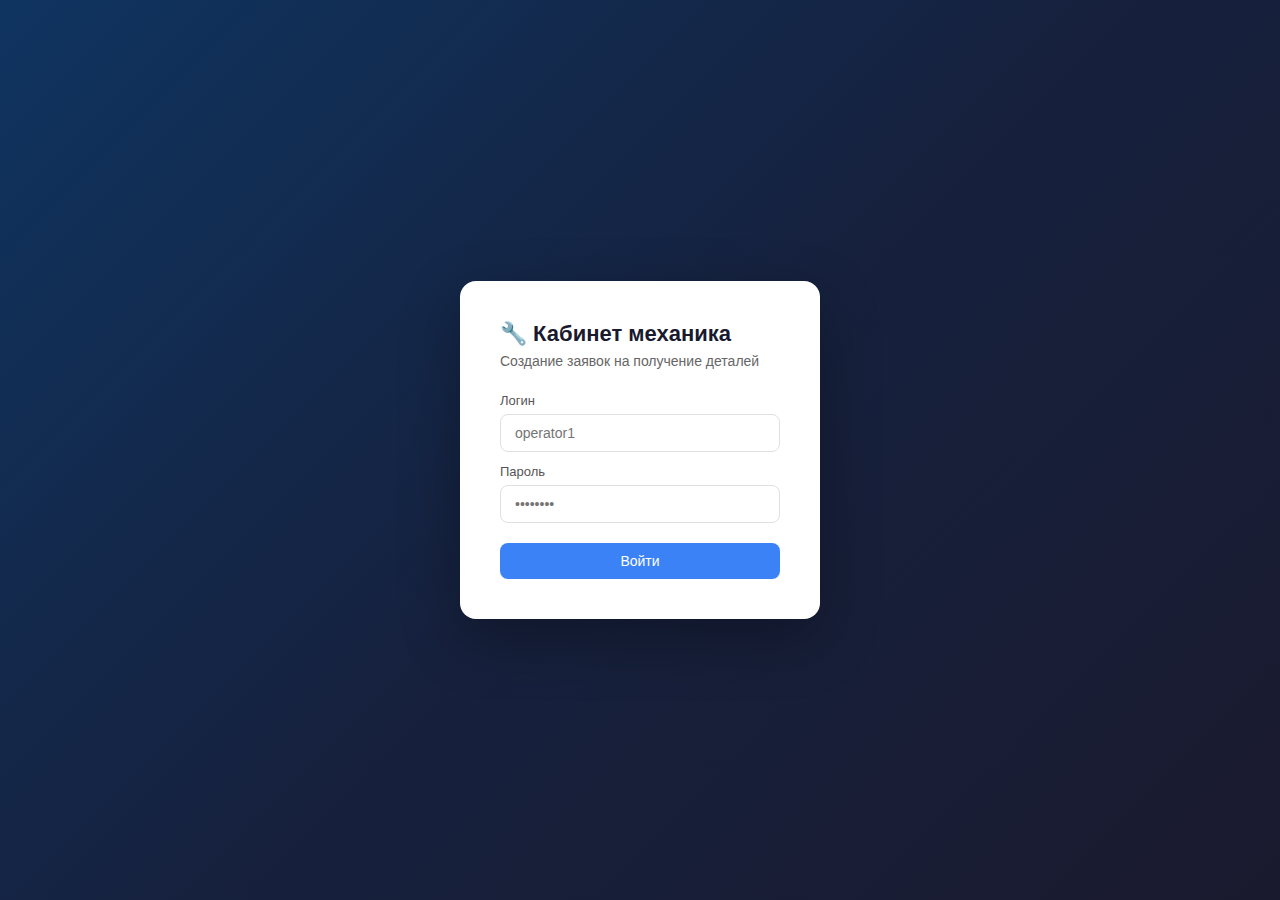
<file: static/mechanic.html>
<!DOCTYPE html>
<html lang="ru">
<head>
    <meta charset="UTF-8">
    <meta name="viewport" content="width=device-width, initial-scale=1.0">
    <title>Warehouse — Механик</title>
    <style>
        * { box-sizing: border-box; margin: 0; padding: 0; }
        body { font-family: -apple-system, BlinkMacSystemFont, 'Segoe UI', sans-serif; background: #f0f2f5; color: #1a1a2e; min-height: 100vh; }
        .auth-overlay { position: fixed; inset: 0; background: linear-gradient(135deg, #0f3460 0%, #16213e 50%, #1a1a2e 100%); display: flex; align-items: center; justify-content: center; z-index: 1000; }
        .auth-card { background: white; border-radius: 16px; padding: 40px; width: 360px; box-shadow: 0 20px 60px rgba(0,0,0,0.3); }
        .auth-card h2 { font-size: 22px; margin-bottom: 6px; }
        .auth-card p  { color: #666; font-size: 14px; margin-bottom: 24px; }
        .sidebar { position: fixed; left: 0; top: 0; bottom: 0; width: 220px; background: #1a1a2e; padding: 24px 0; display: flex; flex-direction: column; }
        .sidebar-logo { padding: 0 20px 24px; font-size: 16px; font-weight: 700; color: white; border-bottom: 1px solid rgba(255,255,255,0.1); }
        .sidebar-logo span { color: #3b82f6; }
        .nav-item { padding: 12px 20px; color: rgba(255,255,255,0.6); cursor: pointer; display: flex; align-items: center; gap: 10px; font-size: 14px; transition: all 0.2s; border-left: 3px solid transparent; }
        .nav-item:hover { color: white; background: rgba(255,255,255,0.05); }
        .nav-item.active { color: white; background: rgba(59,130,246,0.15); border-left-color: #3b82f6; }
        .nav-item .icon { font-size: 18px; width: 24px; text-align: center; }
        .sidebar-user { margin-top: auto; padding: 16px 20px; border-top: 1px solid rgba(255,255,255,0.1); color: rgba(255,255,255,0.5); font-size: 13px; }
        .main { margin-left: 220px; padding: 32px; }
        .page { display: none; }
        .page.active { display: block; }
        .page-header { display: flex; align-items: flex-start; justify-content: space-between; margin-bottom: 24px; }
        .page-title { font-size: 24px; font-weight: 700; }
        .page-subtitle { color: #666; font-size: 14px; margin-top: 4px; }
        .card { background: white; border-radius: 12px; padding: 24px; box-shadow: 0 2px 8px rgba(0,0,0,0.06); margin-bottom: 20px; }
        .card-title { font-size: 16px; font-weight: 600; margin-bottom: 20px; padding-bottom: 12px; border-bottom: 1px solid #f0f0f0; display: flex; align-items: center; gap: 8px; }
        .form-grid { display: grid; grid-template-columns: 1fr 1fr; gap: 16px; }
        .form-group { display: flex; flex-direction: column; gap: 6px; }
        .form-group.full { grid-column: 1 / -1; }
        .form-group label { font-size: 13px; font-weight: 500; color: #555; }
        .form-control { padding: 10px 14px; border: 1.5px solid #e0e0e0; border-radius: 8px; font-size: 14px; outline: none; transition: border-color 0.2s; width: 100%; }
        .form-control:focus { border-color: #3b82f6; }
        select.form-control { background: white; cursor: pointer; }
        textarea.form-control { resize: vertical; min-height: 72px; }

        /* EQUIPMENT SELECTOR */
        .search-dropdown { position: relative; }
        .search-results { position: absolute; top: 100%; left: 0; right: 0; background: white; border: 1.5px solid #e0e0e0; border-top: none; border-radius: 0 0 10px 10px; max-height: 220px; overflow-y: auto; z-index: 200; display: none; box-shadow: 0 8px 20px rgba(0,0,0,0.12); }
        .search-results.show { display: block; }
        .search-result-item { padding: 10px 14px; cursor: pointer; font-size: 13px; transition: background 0.15s; border-bottom: 1px solid #f5f5f5; }
        .search-result-item:last-child { border-bottom: none; }
        .search-result-item:hover { background: #f0f7ff; }
        .res-name { font-weight: 600; }
        .res-meta { color: #888; font-size: 12px; margin-top: 2px; }
        .search-result-item.manual { color: #3b82f6; font-style: italic; }

        .eq-selected-card { background: #f0f7ff; border: 2px solid #3b82f6; border-radius: 10px; padding: 14px 16px; display: none; margin-top: 8px; position: relative; }
        .eq-selected-card.show { display: block; }
        .eq-selected-name { font-weight: 700; font-size: 15px; }
        .eq-selected-meta { font-size: 13px; color: #555; margin-top: 4px; }
        .eq-selected-clear { position: absolute; top: 10px; right: 12px; background: none; border: none; font-size: 18px; cursor: pointer; color: #888; line-height: 1; }
        .eq-selected-clear:hover { color: #e94560; }
        .warranty-badge { display: inline-flex; align-items: center; gap: 4px; padding: 2px 8px; border-radius: 20px; font-size: 11px; font-weight: 600; margin-top: 6px; }
        .warranty-ok { background: #f0fdf4; color: #16a34a; }
        .warranty-no { background: #fef2f2; color: #dc2626; }

        /* PLATE SELECTION */
        .plate-section { margin-top: 14px; padding: 14px 16px; background: #fffbeb; border: 1.5px solid #fbbf24; border-radius: 10px; display: none; }
        .plate-section-label { font-size: 13px; font-weight: 600; color: #92400e; margin-bottom: 10px; }
        .plate-list { display: flex; flex-wrap: wrap; gap: 8px; }
        .plate-btn { padding: 8px 18px; border: 2px solid #e0e0e0; border-radius: 8px; background: white; font-size: 14px; font-weight: 700; cursor: pointer; transition: all 0.2s; letter-spacing: 0.5px; }
        .plate-btn:hover  { border-color: #3b82f6; color: #3b82f6; background: #f0f7ff; }
        .plate-btn.active { border-color: #3b82f6; background: #3b82f6; color: white; }

        /* URGENCY */
        .urgency-toggle { display: flex; gap: 10px; }
        .urgency-btn { flex: 1; padding: 10px; border: 2px solid #e0e0e0; border-radius: 8px; background: white; cursor: pointer; font-size: 14px; font-weight: 500; text-align: center; transition: all 0.2s; }
        .urgency-btn.normal.active { border-color: #10b981; background: #f0fdf4; color: #10b981; }
        .urgency-btn.urgent.active { border-color: #ef4444; background: #fef2f2; color: #ef4444; }

        /* ITEMS */
        .item-row { background: #f8fafc; border: 1.5px solid #e8ecf0; border-radius: 10px; padding: 14px; margin-bottom: 10px; }
        .item-row-header { display: flex; align-items: center; justify-content: space-between; margin-bottom: 12px; }
        .item-row-num { font-size: 12px; font-weight: 600; color: #888; text-transform: uppercase; letter-spacing: 0.5px; }
        .item-row-grid  { display: grid; grid-template-columns: 2fr 1fr 1fr; gap: 10px; }
        .item-row-grid2 { display: grid; grid-template-columns: 1fr 1fr; gap: 10px; margin-top: 10px; }
        .photo-mini { border: 2px dashed #e0e0e0; border-radius: 8px; padding: 10px; text-align: center; cursor: pointer; font-size: 12px; color: #888; position: relative; transition: all 0.2s; min-height: 44px; display: flex; align-items: center; justify-content: center; gap: 6px; }
        .photo-mini:hover { border-color: #3b82f6; color: #3b82f6; }
        .photo-mini input { position: absolute; inset: 0; opacity: 0; cursor: pointer; }

        .btn { padding: 10px 20px; border: none; border-radius: 8px; font-size: 14px; font-weight: 500; cursor: pointer; transition: all 0.2s; }
        .btn-primary { background: #3b82f6; color: white; }
        .btn-primary:hover { background: #2563eb; }
        .btn-secondary { background: #f0f2f5; color: #333; }
        .btn-secondary:hover { background: #e0e2e5; }
        .btn-danger { background: #fef2f2; color: #dc2626; }
        .btn-sm { padding: 6px 12px; font-size: 12px; }
        .btn-add-item { width: 100%; padding: 12px; border: 2px dashed #c7d2fe; border-radius: 10px; background: #f5f7ff; color: #3b82f6; font-size: 14px; font-weight: 500; cursor: pointer; transition: all 0.2s; margin-top: 4px; }
        .btn-add-item:hover { border-color: #3b82f6; background: #eef2ff; }
        .form-actions { display: flex; gap: 12px; justify-content: flex-end; margin-top: 20px; padding-top: 20px; border-top: 1px solid #f0f0f0; }

        .badge { display: inline-flex; align-items: center; gap: 4px; padding: 4px 10px; border-radius: 20px; font-size: 12px; font-weight: 500; white-space: nowrap; }
        .badge-blue   { background: #eff6ff; color: #3b82f6; }
        .badge-green  { background: #f0fdf4; color: #16a34a; }
        .badge-red    { background: #fef2f2; color: #dc2626; }
        .badge-orange { background: #fff7ed; color: #ea580c; }
        .badge-purple { background: #f5f3ff; color: #7c3aed; }
        .badge-gray   { background: #f3f4f6; color: #6b7280; }

        .order-card { background: white; border-radius: 12px; padding: 20px; box-shadow: 0 2px 8px rgba(0,0,0,0.06); border-left: 4px solid #e0e0e0; cursor: pointer; transition: all 0.2s; margin-bottom: 14px; }
        .order-card:hover { box-shadow: 0 4px 16px rgba(0,0,0,0.1); transform: translateY(-1px); }
        .order-card.urgent { border-left-color: #ef4444; }
        .order-card.normal { border-left-color: #3b82f6; }
        .order-card.ready  { border-left-color: #10b981; }
        .order-card.issued { border-left-color: #8b5cf6; }
        .order-header { display: flex; align-items: flex-start; justify-content: space-between; margin-bottom: 10px; }
        .order-id    { font-size: 12px; color: #888; font-weight: 600; letter-spacing: 0.5px; }
        .order-title { font-size: 16px; font-weight: 600; margin-top: 2px; }
        .order-meta  { font-size: 13px; color: #666; margin-top: 4px; }
        .order-footer { display: flex; align-items: center; gap: 10px; margin-top: 12px; padding-top: 12px; border-top: 1px solid #f5f5f5; }

        .detail-header { display: flex; align-items: center; gap: 12px; margin-bottom: 24px; }
        .back-btn { padding: 8px 14px; background: #f0f2f5; border: none; border-radius: 8px; cursor: pointer; font-size: 14px; }
        .back-btn:hover { background: #e0e2e5; }
        .info-grid { display: grid; grid-template-columns: repeat(3, 1fr); gap: 14px; margin-bottom: 20px; }
        .info-block { background: #f8fafc; border-radius: 8px; padding: 14px; }
        .info-label { font-size: 12px; color: #888; margin-bottom: 4px; }
        .info-value { font-size: 15px; font-weight: 600; }
        .detail-items table { width: 100%; border-collapse: collapse; }
        .detail-items th { text-align: left; padding: 10px 14px; font-size: 12px; color: #888; font-weight: 600; text-transform: uppercase; letter-spacing: 0.5px; border-bottom: 2px solid #f0f0f0; }
        .detail-items td { padding: 12px 14px; font-size: 14px; border-bottom: 1px solid #f7f7f7; vertical-align: middle; }

        .alert { padding: 12px 16px; border-radius: 8px; font-size: 14px; margin-bottom: 16px; display: none; }
        .alert.show { display: block; }
        .alert-error   { background: #fef2f2; color: #dc2626; border: 1px solid #fee2e2; }
        .alert-success { background: #f0fdf4; color: #16a34a; border: 1px solid #dcfce7; }
        .empty-state { text-align: center; padding: 56px 20px; color: #aaa; }
        .empty-state .icon { font-size: 52px; margin-bottom: 14px; }

        .timeline { display: flex; align-items: center; margin: 16px 0; overflow-x: auto; padding-bottom: 4px; }
        .tl-step { display: flex; flex-direction: column; align-items: center; min-width: 90px; }
        .tl-dot { width: 28px; height: 28px; border-radius: 50%; background: #e0e0e0; display: flex; align-items: center; justify-content: center; font-size: 13px; z-index: 1; }
        .tl-dot.done   { background: #10b981; color: white; }
        .tl-dot.active { background: #3b82f6; color: white; box-shadow: 0 0 0 4px #dbeafe; }
        .tl-label { font-size: 11px; color: #888; margin-top: 6px; text-align: center; }
        .tl-line { flex: 1; height: 2px; background: #e0e0e0; min-width: 20px; margin-top: -14px; }
        .tl-line.done { background: #10b981; }
    </style>
</head>
<body>

<div class="auth-overlay" id="authOverlay">
    <div class="auth-card">
        <h2>🔧 Кабинет механика</h2>
        <p>Создание заявок на получение деталей</p>
        <div class="form-group" style="margin-bottom:12px"><label>Логин</label><input type="text" id="authUsername" class="form-control" placeholder="operator1"></div>
        <div class="form-group" style="margin-bottom:20px"><label>Пароль</label><input type="password" id="authPassword" class="form-control" placeholder="••••••••"></div>
        <div id="authAlert" class="alert alert-error"></div>
        <button class="btn btn-primary" style="width:100%" onclick="doLogin()">Войти</button>
    </div>
</div>

<div class="sidebar" id="sidebar" style="display:none">
    <div class="sidebar-logo">🔧 Механик <span>Portal</span></div>
    <div class="nav-item active" onclick="showPage('orders')" id="nav-orders"><span class="icon">📋</span> Мои заявки</div>
    <div class="nav-item" onclick="showPage('create')" id="nav-create"><span class="icon">➕</span> Новая заявка</div>
    <div class="sidebar-user">👤 <span id="sidebarUser"></span><br><a href="#" onclick="doLogout()" style="color:#3b82f6;font-size:12px">Выход</a></div>
</div>

<div class="main" id="mainContent" style="display:none">

    <!-- МОИ ЗАЯВКИ -->
    <div class="page active" id="page-orders">
        <div class="page-header">
            <div><div class="page-title">Мои заявки</div><div class="page-subtitle">История и статус заявок на детали</div></div>
            <button class="btn btn-primary" onclick="showPage('create')">➕ Новая заявка</button>
        </div>
        <div style="display:flex;gap:8px;margin-bottom:20px;flex-wrap:wrap">
            <button class="btn btn-sm badge badge-gray" style="cursor:pointer" onclick="filterOrders('')">Все</button>
            <button class="btn btn-sm" onclick="filterOrders('pending')">⏳ Ожидает</button>
            <button class="btn btn-sm" onclick="filterOrders('collecting')">📦 Собирают</button>
            <button class="btn btn-sm" onclick="filterOrders('ready')">✅ Готово</button>
            <button class="btn btn-sm" onclick="filterOrders('issued')">🤝 Выдано</button>
        </div>
        <div id="ordersList"><div class="empty-state"><div class="icon">📋</div><p>Загрузка...</p></div></div>
    </div>

    <!-- ДЕТАЛИ ЗАЯВКИ -->
    <div class="page" id="page-detail">
        <div class="detail-header">
            <button class="back-btn" onclick="showPage('orders')">← Назад</button>
            <div><div class="page-title" id="detailTitle">Заявка</div><div class="page-subtitle" id="detailSubtitle"></div></div>
            <div id="detailBadge"></div>
        </div>
        <div class="card" style="padding:20px"><div class="timeline" id="detailTimeline"></div></div>
        <div class="info-grid" id="detailInfo"></div>
        <div class="card">
            <div class="card-title">📦 Детали заявки</div>
            <div class="detail-items">
                <table><thead><tr><th>#</th><th>Наименование</th><th>Артикул</th><th>Кол-во</th><th>Ед.</th><th>Обоснование</th><th>Фото</th></tr></thead>
                <tbody id="detailItemsTable"></tbody></table>
            </div>
        </div>
    </div>

    <!-- СОЗДАТЬ ЗАЯВКУ -->
    <div class="page" id="page-create">
        <div class="page-header">
            <div><div class="page-title">Новая заявка</div><div class="page-subtitle">Заполните данные для получения деталей со склада</div></div>
        </div>
        <div id="createAlert" class="alert"></div>

        <div class="card">
            <div class="card-title">🚛 Техника и вид работ</div>

            <!-- Поиск техники -->
            <div class="form-group" style="margin-bottom:6px">
                <label>Поиск техники * <span style="color:#888;font-weight:400;font-size:12px">(название, тип или гос. номер)</span></label>
                <div class="search-dropdown">
                    <input type="text" id="eqSearch" class="form-control"
                        placeholder="Экскаватор, Komatsu, А123БВ..."
                        oninput="searchEquipment(this.value)"
                        onblur="hideEqResults()"
                        autocomplete="off">
                    <div class="search-results" id="eqResults"></div>
                </div>
                <!-- Карточка выбранной техники -->
                <div class="eq-selected-card" id="eqSelectedCard">
                    <button class="eq-selected-clear" onclick="clearEquipment()">✕</button>
                    <div class="eq-selected-name" id="eqSelectedName"></div>
                    <div class="eq-selected-meta" id="eqSelectedMeta"></div>
                    <div id="eqSelectedWarranty"></div>
                </div>
            </div>

            <!-- Выбор гос. номера (если несколько машин одной модели) -->
            <div class="plate-section" id="plateSection">
                <div class="plate-section-label">⚠️ У этой модели несколько машин — выберите гос. номер:</div>
                <div class="plate-list" id="plateList"></div>
            </div>

            <input type="hidden" id="woEquipmentId">
            <input type="hidden" id="woEquipment">
            <input type="hidden" id="woEquipmentNum">

            <div class="form-grid" style="margin-top:16px">
                <div class="form-group">
                    <label>Тип работы *</label>
                    <select id="woWorkType" class="form-control">
                        <option value="">— Выберите —</option>
                        <option value="Ремонт">🔧 Ремонт</option>
                        <option value="ТО">🔄 Техническое обслуживание (ТО)</option>
                        <option value="Замена">🔁 Замена детали</option>
                        <option value="Диагностика">🔍 Диагностика</option>
                        <option value="Аварийный ремонт">🚨 Аварийный ремонт</option>
                    </select>
                </div>
                <div class="form-group">
                    <label>Срочность</label>
                    <div class="urgency-toggle">
                        <button class="urgency-btn normal active" id="urgNormal" onclick="setUrgency('normal')">🟢 Обычная</button>
                        <button class="urgency-btn urgent" id="urgUrgent" onclick="setUrgency('urgent')">🔴 Срочная</button>
                    </div>
                </div>
                <div class="form-group full">
                    <label>Описание проблемы / комментарий</label>
                    <textarea id="woDescription" class="form-control" placeholder="Опишите неисправность или что необходимо сделать..."></textarea>
                </div>
            </div>
        </div>

        <div class="card">
            <div class="card-title">📦 Необходимые детали <span style="font-size:12px;color:#888;font-weight:400;margin-left:8px">Минимум 1 позиция</span></div>
            <div id="woItemsList"></div>
            <button class="btn-add-item" onclick="addItemRow()">+ Добавить деталь</button>
        </div>

        <div class="form-actions">
            <button class="btn btn-secondary" onclick="resetCreateForm()">Очистить</button>
            <button class="btn btn-primary" onclick="submitOrder()">📤 Отправить заявку</button>
        </div>
    </div>

</div>

<script>
const API='/api';
let token=null,currentUser=null,currentUserId=null;
let urgency='normal',itemRowCount=0;
let allOrders=[],catalogItems=[],allEquipment=[];
let selectedEquipmentId=null;

async function doLogin(){
    const u=document.getElementById('authUsername').value.trim(),p=document.getElementById('authPassword').value,a=document.getElementById('authAlert');
    if(!u||!p){showAlert(a,'Введите логин и пароль','error');return;}
    try{
        const res=await fetch(`${API}/login`,{method:'POST',headers:{'Content-Type':'application/json'},body:JSON.stringify({username:u,password:p})});
        const d=await res.json();
        if(d.success){
            token=d.token;currentUser=d.username;currentUserId=d.user_id;
            document.getElementById('authOverlay').style.display='none';
            document.getElementById('sidebar').style.display='flex';
            document.getElementById('mainContent').style.display='block';
            document.getElementById('sidebarUser').textContent=currentUser;
            loadCatalog();loadEquipment();loadOrders();
        }else{showAlert(a,d.error||'Неверный логин или пароль','error');}
    }catch(e){showAlert(a,'Ошибка подключения','error');}
}
function doLogout(){token=null;document.getElementById('sidebar').style.display='none';document.getElementById('mainContent').style.display='none';document.getElementById('authOverlay').style.display='flex';}

function showPage(n){
    document.querySelectorAll('.page').forEach(p=>p.classList.remove('active'));
    document.querySelectorAll('.nav-item').forEach(x=>x.classList.remove('active'));
    document.getElementById('page-'+n).classList.add('active');
    document.getElementById('nav-'+n)?.classList.add('active');
    if(n==='orders')loadOrders();
    if(n==='create'&&itemRowCount===0)addItemRow();
}

async function loadCatalog(){try{const r=await fetch(`${API}/admin/items`),d=await r.json();catalogItems=d.items||[];}catch(e){}}
async function loadEquipment(){try{const r=await fetch(`${API}/admin/equipment`),d=await r.json();allEquipment=d.equipment||[];}catch(e){}}

// ══ EQUIPMENT SEARCH ══
function searchEquipment(val){
    const res=document.getElementById('eqResults');
    if(val.length<1){res.classList.remove('show');return;}
    const q=val.toLowerCase();
    const matches=allEquipment.filter(e=>
        e.name.toLowerCase().includes(q)||
        (e.type&&e.type.toLowerCase().includes(q))||
        e.license_plate.toLowerCase().includes(q)
    ).slice(0,10);

    if(!matches.length){
        res.innerHTML='<div class="search-result-item" style="color:#aaa;cursor:default;font-style:italic">Техника не найдена</div>';
        res.classList.add('show');return;
    }

    // Группируем по name+type
    const grouped={};
    matches.forEach(e=>{
        const key=e.name+'||'+e.type;
        if(!grouped[key])grouped[key]=[];
        grouped[key].push(e);
    });

    res.innerHTML=Object.values(grouped).map(items=>{
        const f=items[0];
        const plates=items.map(e=>e.license_plate).join(', ');
        // Сериализуем для передачи в onclick
        const json=JSON.stringify(items).replace(/"/g,"'");
        return `<div class="search-result-item" onmousedown="handleEqSelect(${json})">
            <div class="res-name">${f.name}</div>
            <div class="res-meta">${f.type||''}${f.year?' · '+f.year+' г.':''} · 🚘 <strong>${plates}</strong></div>
        </div>`;
    }).join('');

    res.classList.add('show');
}

function handleEqSelect(items){
    // items может быть массивом объектов с одинарными кавычками из onclick
    if(typeof items==='string')items=JSON.parse(items.replace(/'/g,'"'));
    document.getElementById('eqResults').classList.remove('show');
    document.getElementById('eqSearch').value=items[0].name;

    if(items.length===1){
        selectSingleEquipment(items[0]);
        document.getElementById('plateSection').style.display='none';
    }else{
        showPlateSelection(items);
    }
}

function selectSingleEquipment(eq){
    selectedEquipmentId=eq.id;
    document.getElementById('woEquipmentId').value=eq.id;
    document.getElementById('woEquipment').value=eq.name;
    document.getElementById('woEquipmentNum').value=eq.license_plate;
    renderEqCard(eq);
}

function showPlateSelection(items){
    // Показываем карточку модели (без конкретного номера)
    const f=items[0];
    document.getElementById('eqSelectedName').textContent=f.name;
    document.getElementById('eqSelectedMeta').textContent=(f.type||'')+(f.year?' · '+f.year+' г.':'')+' · выберите гос. номер ↓';
    document.getElementById('eqSelectedWarranty').innerHTML='';
    document.getElementById('eqSelectedCard').classList.add('show');

    // Кнопки номеров
    const pl=document.getElementById('plateList');
    pl.innerHTML=items.map(eq=>{
        const safe=JSON.stringify(eq).replace(/"/g,"'");
        return `<button class="plate-btn" onmousedown="selectPlate(this,${safe})" data-id="${eq.id}">${eq.license_plate}</button>`;
    }).join('');

    document.getElementById('plateSection').style.display='block';
    // Сбрасываем до выбора номера
    selectedEquipmentId=null;
    document.getElementById('woEquipmentId').value='';
    document.getElementById('woEquipmentNum').value='';
}

function selectPlate(btn,eq){
    if(typeof eq==='string')eq=JSON.parse(eq.replace(/'/g,'"'));
    document.querySelectorAll('.plate-btn').forEach(b=>b.classList.remove('active'));
    btn.classList.add('active');
    selectSingleEquipment(eq);
}

function renderEqCard(eq){
    document.getElementById('eqSelectedName').textContent=eq.name+' — '+eq.license_plate;
    document.getElementById('eqSelectedMeta').textContent=(eq.type||'')+(eq.year?' · '+eq.year+' г.':'')+(eq.purchased_at?' · куплен '+formatDateShort(eq.purchased_at):'');
    let w='';
    if(eq.warranty_until){
        const ok=eq.under_warranty;
        w=`<span class="warranty-badge ${ok?'warranty-ok':'warranty-no'}">${ok?'✅ На гарантии до':'❌ Гарантия истекла'} ${formatDateShort(eq.warranty_until)}</span>`;
    }
    document.getElementById('eqSelectedWarranty').innerHTML=w;
    document.getElementById('eqSelectedCard').classList.add('show');
}

function clearEquipment(){
    selectedEquipmentId=null;
    document.getElementById('woEquipmentId').value='';
    document.getElementById('woEquipment').value='';
    document.getElementById('woEquipmentNum').value='';
    document.getElementById('eqSearch').value='';
    document.getElementById('eqSelectedCard').classList.remove('show');
    document.getElementById('plateSection').style.display='none';
    document.getElementById('eqSearch').focus();
}
function hideEqResults(){setTimeout(()=>document.getElementById('eqResults').classList.remove('show'),200);}

// ══ ORDERS ══
async function loadOrders(){
    try{const r=await fetch(`${API}/mechanic/orders`,{headers:{'Authorization':token}}),d=await r.json();allOrders=d.success?d.orders||[]:[];renderOrders(allOrders);}catch(e){renderOrders([]);}
}
function filterOrders(s){renderOrders(s?allOrders.filter(o=>o.status===s):allOrders);}
function renderOrders(orders){
    const c=document.getElementById('ordersList');
    if(!orders.length){c.innerHTML='<div class="empty-state"><div class="icon">📋</div><p>Заявок пока нет</p><br><button class="btn btn-primary" onclick="showPage(\'create\')">➕ Создать первую заявку</button></div>';return;}
    const sM={draft:{l:'Черновик',b:'badge-gray',cl:''},pending:{l:'Ожидает',b:'badge-blue',cl:'normal'},collecting:{l:'Собирают',b:'badge-orange',cl:'normal'},ready:{l:'Готово',b:'badge-green',cl:'ready'},issued:{l:'Выдано',b:'badge-purple',cl:'issued'}};
    c.innerHTML=orders.map(o=>{const s=sM[o.status]||sM.pending,urg=o.priority==='urgent'?'urgent':s.cl;
    return `<div class="order-card ${urg}" onclick="openOrder('${o.id}')">
        <div class="order-header">
            <div><div class="order-id">${o.id}</div><div class="order-title">${o.equipment} — ${o.work_type}</div><div class="order-meta">№ ${o.equipment_number} · ${formatDate(o.created_at)}</div></div>
            <div style="display:flex;flex-direction:column;align-items:flex-end;gap:6px"><span class="badge ${s.b}">${s.l}</span>${o.priority==='urgent'?'<span class="badge badge-red">🔴 Срочно</span>':''}</div>
        </div>
        <div class="order-footer"><span style="font-size:13px;color:#888">📦 ${o.items_count||0} позиций</span>${o.status==='ready'?'<span class="badge badge-green">✅ Можно забрать!</span>':''}</div>
    </div>`;}).join('');
}
function openOrder(id){
    const o=allOrders.find(x=>x.id===id);if(!o)return;
    document.getElementById('detailTitle').textContent=`${o.equipment} — ${o.work_type}`;
    document.getElementById('detailSubtitle').textContent=`Заявка ${o.id} · ${formatDate(o.created_at)}`;
    const sM={draft:'badge-gray',pending:'badge-blue',collecting:'badge-orange',ready:'badge-green',issued:'badge-purple'};
    const sL={draft:'Черновик',pending:'Ожидает рассмотрения',collecting:'Собирается',ready:'Готово к выдаче',issued:'Выдано'};
    document.getElementById('detailBadge').innerHTML=`<span class="badge ${sM[o.status]||'badge-gray'}">${sL[o.status]||o.status}</span>`;
    const steps=[{key:'pending',label:'Отправлено',icon:'📤'},{key:'collecting',label:'Сборка',icon:'📦'},{key:'ready',label:'Готово',icon:'✅'},{key:'issued',label:'Выдано',icon:'🤝'}];
    const oi=steps.findIndex(s=>s.key===o.status);
    document.getElementById('detailTimeline').innerHTML=steps.map((s,i)=>
        (i>0?`<div class="tl-line ${i<=oi?'done':''}"></div>`:'')+
        `<div class="tl-step"><div class="tl-dot ${i<oi?'done':''} ${i===oi?'active':''}">${i<oi?'✓':s.icon}</div><div class="tl-label">${s.label}</div></div>`
    ).join('');
    document.getElementById('detailInfo').innerHTML=`
        <div class="info-block"><div class="info-label">Техника</div><div class="info-value">${o.equipment}</div></div>
        <div class="info-block"><div class="info-label">Гос. / инв. номер</div><div class="info-value">${o.equipment_number}</div></div>
        <div class="info-block"><div class="info-label">Тип работы</div><div class="info-value">${o.work_type}</div></div>
        <div class="info-block"><div class="info-label">Срочность</div><div class="info-value">${o.priority==='urgent'?'🔴 Срочная':'🟢 Обычная'}</div></div>
        <div class="info-block"><div class="info-label">Дата создания</div><div class="info-value">${formatDate(o.created_at)}</div></div>
        <div class="info-block"><div class="info-label">Комментарий</div><div class="info-value" style="font-size:13px;font-weight:400">${o.description||'—'}</div></div>`;
    const items=o.items||[];
    document.getElementById('detailItemsTable').innerHTML=items.length
        ?items.map((it,i)=>`<tr><td style="color:#888">${i+1}</td><td><strong>${it.name}</strong></td><td style="color:#888">${it.part_number||'—'}</td><td><strong>${it.quantity}</strong></td><td>${it.unit||'шт'}</td><td style="font-size:13px;color:#666">${it.justification||'—'}</td><td>${it.photo_url?`<img src="${it.photo_url}" style="height:40px;border-radius:4px">`:'—'}</td></tr>`).join('')
        :'<tr><td colspan="7" style="text-align:center;color:#aaa;padding:20px">Нет позиций</td></tr>';
    showPage('detail');
}

// ══ CREATE ══
function setUrgency(v){urgency=v;document.getElementById('urgNormal').classList.toggle('active',v==='normal');document.getElementById('urgUrgent').classList.toggle('active',v==='urgent');}

function addItemRow(){
    itemRowCount++;const idx=itemRowCount;
    const div=document.createElement('div');div.className='item-row';div.id=`item-row-${idx}`;
    div.innerHTML=`
        <div class="item-row-header">
            <span class="item-row-num">Позиция ${idx}</span>
            ${idx>1?`<button class="btn btn-sm btn-danger" onclick="removeItemRow(${idx})">✕ Удалить</button>`:''}
        </div>
        <div class="item-row-grid">
            <div class="form-group"><label>Наименование *</label>
                <div class="search-dropdown">
                    <input type="text" class="form-control" id="iname-${idx}" placeholder="Введите название или артикул..." oninput="searchCatalog(${idx},this.value)" onblur="hideResults(${idx})" autocomplete="off">
                    <div class="search-results" id="iresults-${idx}"></div>
                </div>
                <input type="hidden" id="iitem_id-${idx}">
            </div>
            <div class="form-group"><label>Каталожный номер / Артикул</label><input type="text" class="form-control" id="ipart-${idx}" placeholder="PN-2024-001"></div>
            <div class="form-group"><label>Ед. измерения</label>
                <select class="form-control" id="iunit-${idx}"><option value="шт">шт</option><option value="кг">кг</option><option value="м">м</option><option value="л">л</option><option value="уп">уп</option><option value="компл">компл</option></select>
            </div>
        </div>
        <div class="item-row-grid2">
            <div class="form-group"><label>Количество *</label><input type="number" class="form-control" id="iqty-${idx}" placeholder="1" min="1" value="1"></div>
            <div class="form-group"><label>Обоснование необходимости</label><input type="text" class="form-control" id="ijust-${idx}" placeholder="Износ, плановая замена, поломка..."></div>
        </div>
        <div style="margin-top:10px">
            <label style="font-size:13px;font-weight:500;color:#555;display:block;margin-bottom:6px">Фото детали (необязательно)</label>
            <div class="photo-mini" id="iphoto-area-${idx}">
                <input type="file" accept="image/*" onchange="previewItemPhoto(${idx},this)">
                <span>📷 Прикрепить фото</span>
                <img id="iphoto-preview-${idx}" style="display:none;max-height:60px;border-radius:4px">
            </div>
        </div>`;
    document.getElementById('woItemsList').appendChild(div);
}
function removeItemRow(idx){document.getElementById(`item-row-${idx}`)?.remove();}

function searchCatalog(idx,val){
    const res=document.getElementById(`iresults-${idx}`);
    document.getElementById(`iitem_id-${idx}`).value='';
    if(val.length<2){res.classList.remove('show');return;}
    const q=val.toLowerCase();
    const matches=catalogItems.filter(i=>i.name.toLowerCase().includes(q)||(i.sku&&i.sku.toLowerCase().includes(q))||(i.part_number&&i.part_number.toLowerCase().includes(q))).slice(0,6);
    let html=matches.map(i=>`<div class="search-result-item" onmousedown="selectCatalogItem(${idx},'${i.id}','${escQ(i.name)}','${escQ(i.part_number||'')}','${i.unit||'шт'}')"><div class="res-name">${i.name}</div><div class="res-meta">SKU: ${i.sku||'—'} · Арт: ${i.part_number||'—'} · Остаток: <strong>${i.quantity} ${i.unit||'шт'}</strong> · ${i.location?.code||'нет на складе'}</div></div>`).join('');
    html+=`<div class="search-result-item manual" onmousedown="selectManual(${idx},'${escQ(val)}')">✏️ Ввести вручную: "${val}"</div>`;
    res.innerHTML=html;res.classList.add('show');
}
function selectCatalogItem(idx,id,name,part,unit){document.getElementById(`iname-${idx}`).value=name;document.getElementById(`iitem_id-${idx}`).value=id;document.getElementById(`ipart-${idx}`).value=part;document.getElementById(`iunit-${idx}`).value=unit;document.getElementById(`iresults-${idx}`).classList.remove('show');}
function selectManual(idx,name){document.getElementById(`iname-${idx}`).value=name;document.getElementById(`iitem_id-${idx}`).value='';document.getElementById(`iresults-${idx}`).classList.remove('show');}
function hideResults(idx){setTimeout(()=>document.getElementById(`iresults-${idx}`)?.classList.remove('show'),200);}

function previewItemPhoto(idx,input){
    if(!input.files?.[0])return;
    const r=new FileReader();
    r.onload=e=>{const img=document.getElementById(`iphoto-preview-${idx}`);img.src=e.target.result;img.style.display='block';document.getElementById(`iphoto-area-${idx}`).querySelector('span').style.display='none';};
    r.readAsDataURL(input.files[0]);
}

async function submitOrder(){
    const a=document.getElementById('createAlert');
    const eqId=document.getElementById('woEquipmentId').value;
    const eqName=document.getElementById('woEquipment').value;
    const eqNum=document.getElementById('woEquipmentNum').value;
    const wt=document.getElementById('woWorkType').value;
    if(!eqId){showAlert(a,'Выберите технику из списка','error');a.scrollIntoView({behavior:'smooth'});return;}
    if(!eqNum){showAlert(a,'Выберите гос. номер','error');return;}
    if(!wt){showAlert(a,'Выберите тип работы','error');return;}
    const items=[];
    for(let i=1;i<=itemRowCount;i++){
        const row=document.getElementById(`item-row-${i}`);if(!row)continue;
        const name=document.getElementById(`iname-${i}`)?.value.trim();if(!name)continue;
        items.push({item_id:document.getElementById(`iitem_id-${i}`)?.value||'',name,part_number:document.getElementById(`ipart-${i}`)?.value||'',unit:document.getElementById(`iunit-${i}`)?.value||'шт',quantity:parseInt(document.getElementById(`iqty-${i}`)?.value)||1,justification:document.getElementById(`ijust-${i}`)?.value||''});
    }
    if(!items.length){showAlert(a,'Добавьте хотя бы одну деталь','error');return;}
    const payload={equipment:eqName,equipment_number:eqNum,equipment_id:eqId,work_type:wt,priority:urgency,description:document.getElementById('woDescription').value,mechanic_id:currentUserId,items};
    try{
        const res=await fetch(`${API}/mechanic/order`,{method:'POST',headers:{'Content-Type':'application/json','Authorization':token},body:JSON.stringify(payload)});
        const d=await res.json();
        if(d.success){showAlert(a,`✅ Заявка ${d.order_id} успешно отправлена!`,'success');resetCreateForm();setTimeout(()=>showPage('orders'),1500);}
        else{showAlert(a,d.error||'Ошибка создания заявки','error');}
    }catch(e){showAlert(a,'✅ Заявка сформирована (API ещё не реализован на бэкенде)','success');}
}

function resetCreateForm(){
    clearEquipment();
    document.getElementById('woWorkType').value='';
    document.getElementById('woDescription').value='';
    setUrgency('normal');
    document.getElementById('woItemsList').innerHTML='';
    itemRowCount=0;addItemRow();
    hideAlert(document.getElementById('createAlert'));
}

function showAlert(el,msg,type){el.textContent=msg;el.className=`alert alert-${type} show`;}
function hideAlert(el){if(el){el.className='alert';el.textContent='';}}
function formatDate(s){if(!s)return '—';return new Date(s).toLocaleString('ru-RU',{day:'2-digit',month:'2-digit',year:'numeric',hour:'2-digit',minute:'2-digit'});}
function formatDateShort(s){if(!s)return '';return new Date(s).toLocaleDateString('ru-RU',{day:'2-digit',month:'2-digit',year:'numeric'});}
function escQ(s){return(s||'').replace(/'/g,"\\'").replace(/"/g,'&quot;');}

document.addEventListener('keydown',e=>{if(e.key==='Enter'&&document.getElementById('authOverlay').style.display!=='none')doLogin();});
</script>
</body>
</html>
</file>
